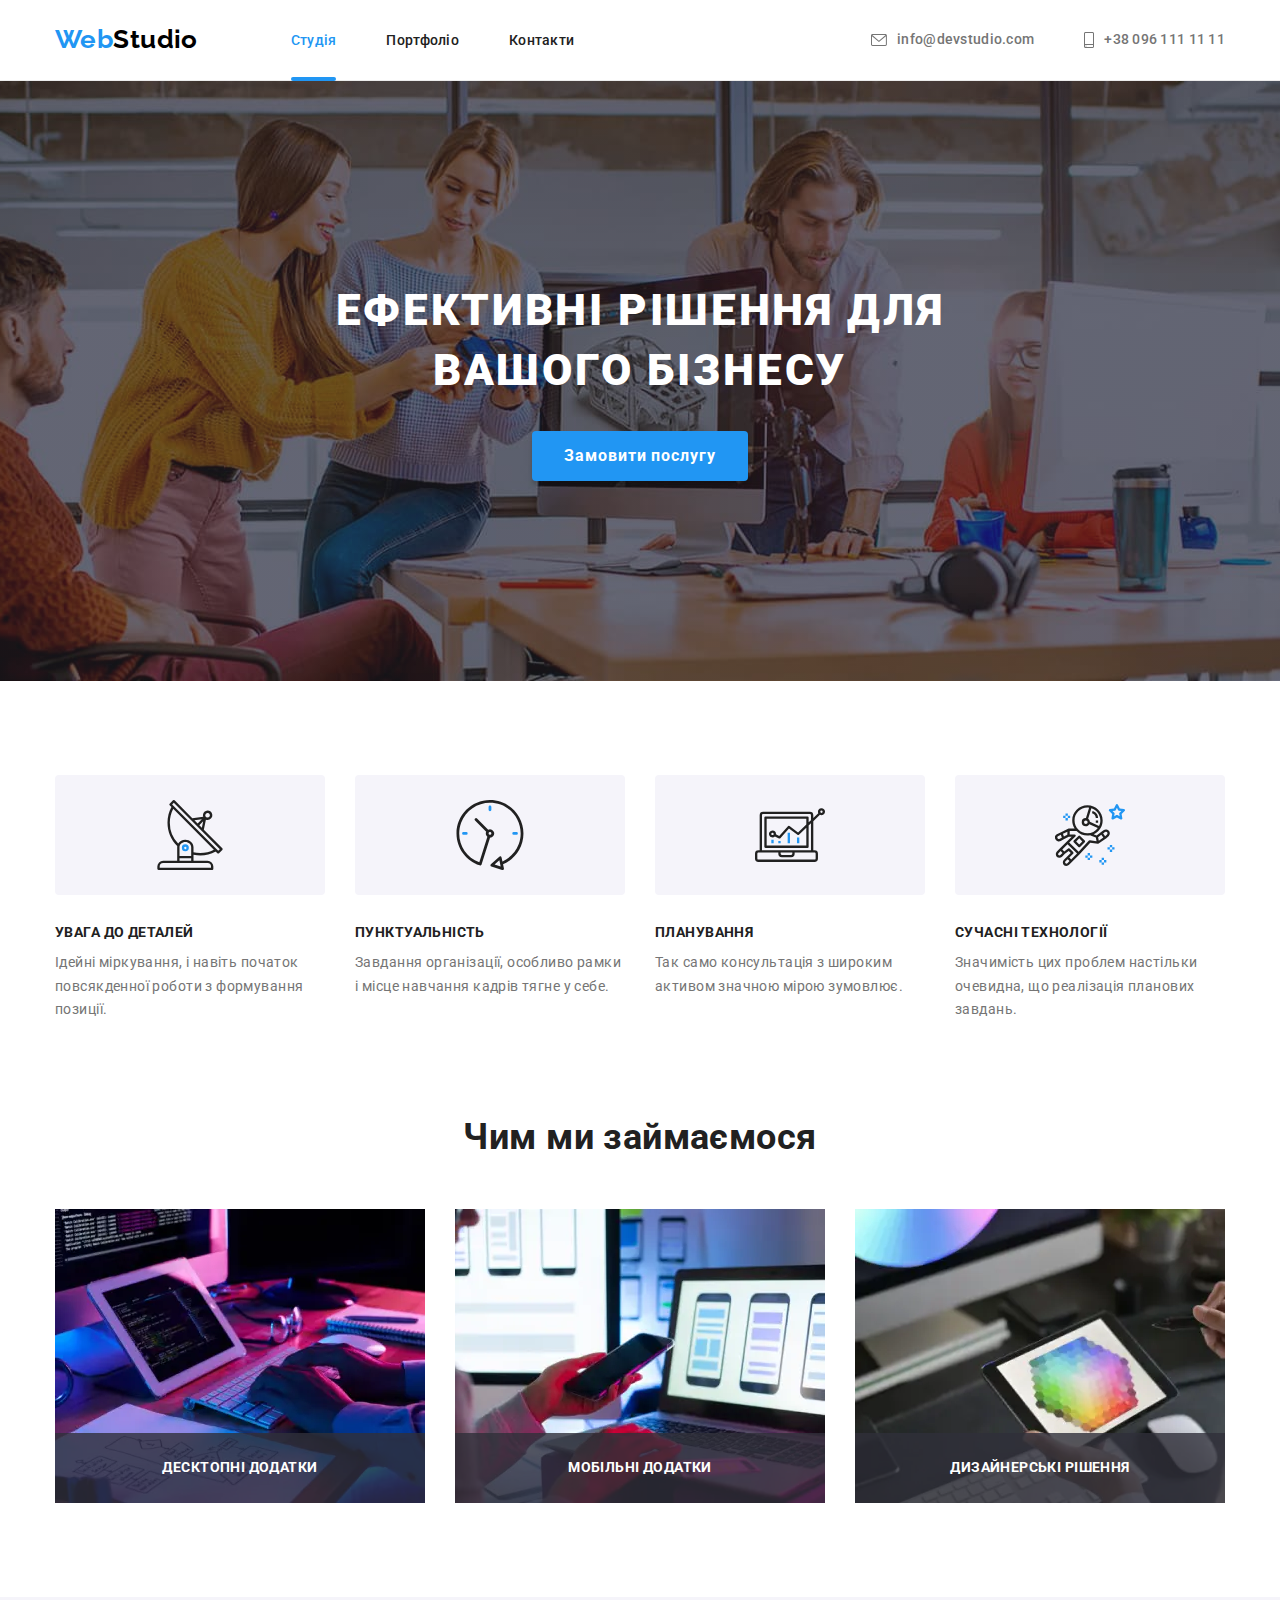
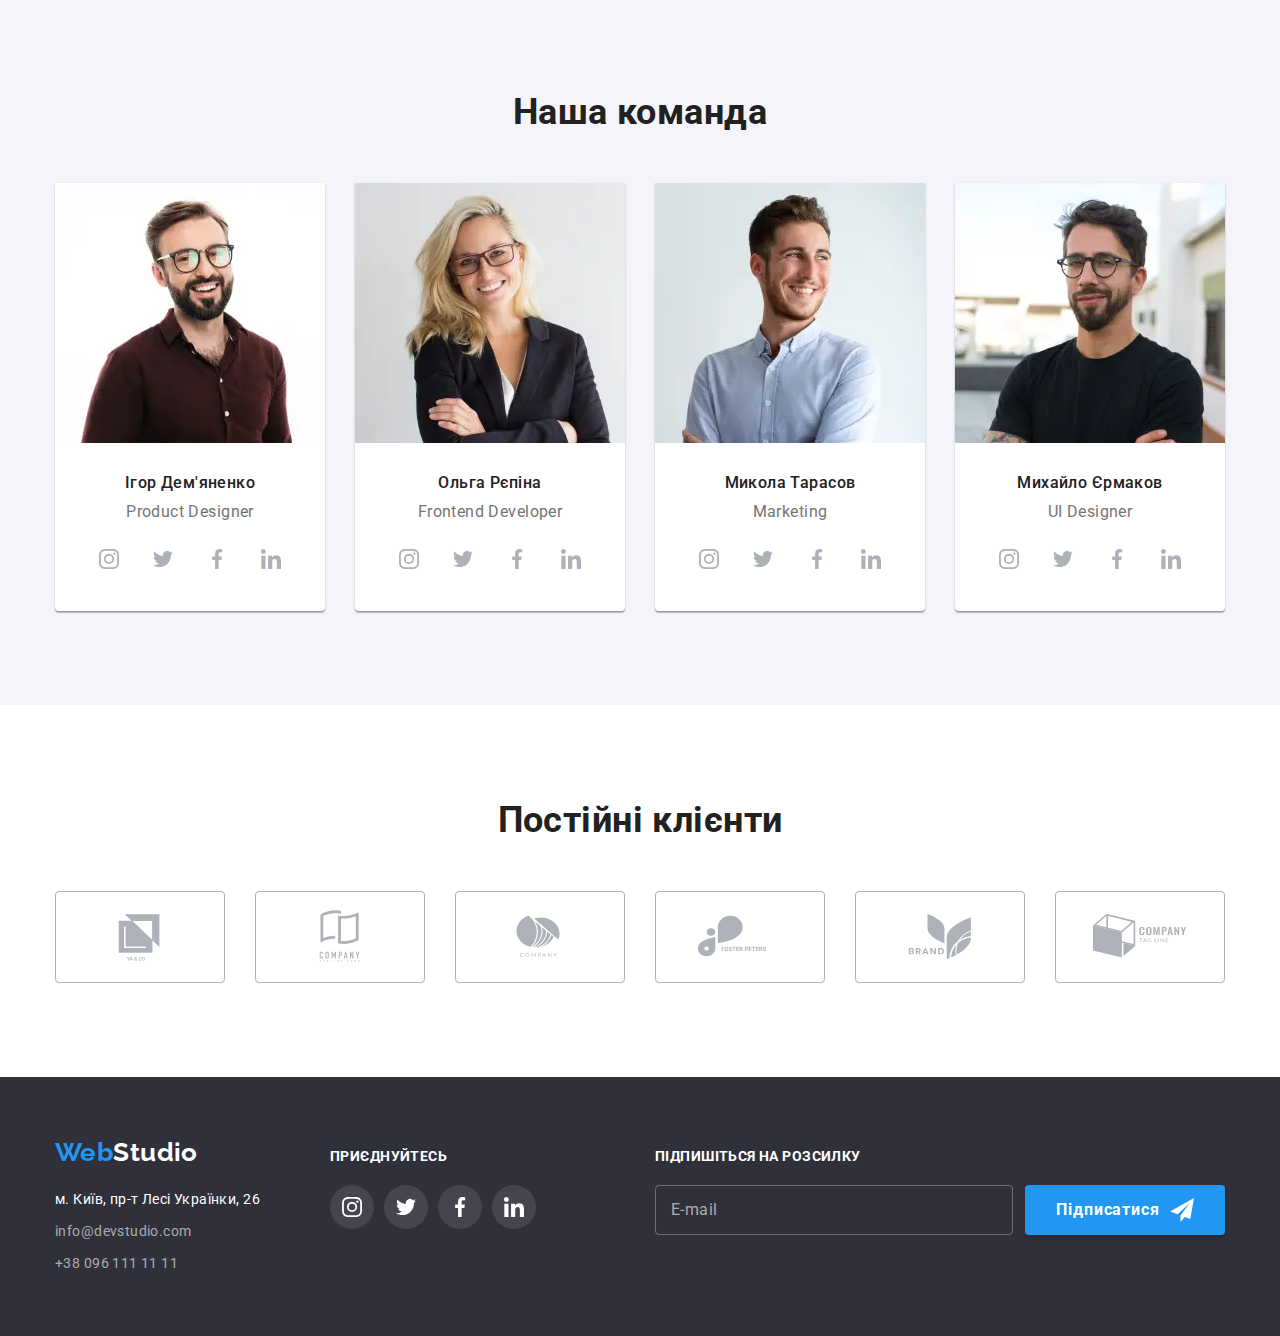
<file: index.html>
<!DOCTYPE html>
<html lang="uk">
  <head>
    <meta charset="UTF-8" />
    <meta http-equiv="X-UA-Compatible" content="IE=edge" />
    <meta name="viewport" content="width=device-width, initial-scale=1.0" />
    <title>WebStudio</title>

    <!-- Шрифти -->
    <link
      href="https://fonts.googleapis.com/css2?family=Raleway:wght@700&family=Roboto:wght@400;500;700;900&display=swap"
      rel="stylesheet"
    />

    <!-- Normalize -->
    <link
      rel="stylesheet"
      href="https://cdnjs.cloudflare.com/ajax/libs/modern-normalize/1.1.0/modern-normalize.css"
      integrity="sha512-Y0MM+V6ymRKN2zStTqzQ227DWhhp4Mzdo6gnlRnuaNCbc+YN/ZH0sBCLTM4M0oSy9c9VKiCvd4Jk44aCLrNS5Q=="
      crossorigin="anonymous"
      referrerpolicy="no-referrer"
    />

    <!-- Animation -->
    <link
      rel="stylesheet"
      href="https://cdnjs.cloudflare.com/ajax/libs/animate.css/4.1.1/animate.min.css"
    />

    <!-- styles -->
    <link rel="stylesheet" href="./css/main.min.css" />
  </head>
  <body>
    <!-- Шапка сайту -->

    <header class="page-header">
      <div class="page-header--container container">
        <nav class="navigation">
          <a
            class="logo page-header__logo link animate__animated animate__backInLeft"
            href="./index.html"
            >Web<span class="page-header__logo--black">Studio</span></a
          >
          <ul class="navigation__list list">
            <li class="navigation__item">
              <a class="navigation__link link navigation__link--current" href="./index.html"
                >Студія</a
              >
            </li>
            <li class="navigation__item">
              <a class="navigation__link link" href="./portfolio.html">Портфоліо</a>
            </li>
            <li class="navigation__item">
              <a class="navigation__link link" href="">Контакти</a>
            </li>
          </ul>
        </nav>

        <ul class="contacts list">
          <li class="contacts__item">
            <a class="contacts__link link contacts__link-tel" href="mailto:info@devstudio.com">
              <svg class="contacts__icon" width="16" height="12">
                <use href="./images/icons.svg#icon-envelope"></use></svg
              >info@devstudio.com</a
            >
          </li>
          <li class="contacts__item">
            <a class="contacts__link link contacts__link-mail" href="tel:80961111111"
              ><svg class="contacts__icon" width="10" height="16">
                <use href="./images/icons.svg#icon-smartphone"></use></svg
              >+38 096 111 11 11</a
            >
          </li>
        </ul>

        <!-- мобільне меню -->

        <button class="mobile-menu__btn-open" type="button" data-menu-open>
          <svg width="40" height="40">
            <use
              class="mobile-menu__btn-icon"
              aria-label="виклик меню навігації"
              href="./images/icons.svg#icon-menu"
            ></use>
          </svg>
        </button>

        <div class="mobile-menu__backdrop" data-menu>
          <div class="mobile-menu">
            <button type="button" class="mobile-menu__btn-close" data-menu-close>
              <svg width="40" height="40">
                <use class="mobile-menu__btn-icon" href="./images/icons.svg#icon-cross"></use>
              </svg>
            </button>

            <div>
              <ul class="mobile-navigation list">
                <li class="mobile-navigation__item">
                  <a
                    href="./index.html"
                    class="mobile-navigation__link link mobile-navigation__link--current"
                    >Студія</a
                  >
                </li>
                <li class="mobile-navigation__item">
                  <a href="./portfolio.html" class="mobile-navigation__link link">Портфоліо</a>
                </li>
                <li class="mobile-navigation__item">
                  <a href="" class="mobile-navigation__link link">Контакти</a>
                </li>
              </ul>
            </div>

            <div>
              <ul class="mobile-contacts list">
                <li class="mobile-contacts__item">
                  <a href="tel:80961111111" class="mobile-contacts__link-tel link"
                    >+38 096 111 11 11</a
                  >
                </li>
                <li class="mobile-contacts__item">
                  <a href="mailto:info@devstudio.com" class="mobile-contacts__link-mail link"
                    >info@devstudio.com</a
                  >
                </li>
              </ul>

              <ul class="mobile-socials list">
                <li class="mobile-socials__item">
                  <a href="" class="mobile-socials__link link">Instagram</a>
                </li>
                <li class="mobile-socials__item">
                  <a href="" class="mobile-socials__link link">Twitter</a>
                </li>
                <li class="mobile-socials__item">
                  <a href="" class="mobile-socials__link link">Facebook</a>
                </li>
                <li class="mobile-socials__item">
                  <a href="" class="mobile-socials__link link">LinkedIn</a>
                </li>
              </ul>
            </div>
          </div>
        </div>
      </div>
    </header>

    <main>
      <!-- Герой -->

      <section class="hero section">
        <div class="container hero--container">
          <h1 class="hero__title animate__animated animate__zoomIn animate__delay-2s">
            Ефективні рішення для вашого бізнесу
          </h1>
          <button type="button" class="hero__btn-order-service" data-modal-open>
            Замовити послугу
          </button>
        </div>
      </section>

      <!-- Наші переваги -->

      <section class="features section">
        <div class="container">
          <h2 class="visually-hidden">Наші переваги</h2>
          <ul class="features__list list">
            <li class="features__item">
              <div class="features__icon">
                <svg width="70" height="70">
                  <use href="./images/icons.svg#icon-antenna"></use>
                </svg>
              </div>

              <h3 class="features__title">Увага до деталей</h3>
              <p class="features__text">
                Ідейні міркування, і навіть початок повсякденної роботи з формування позиції.
              </p>
            </li>
            <li class="features__item">
              <div class="features__icon">
                <svg width="70" height="70">
                  <use href="./images/icons.svg#icon-clock"></use>
                </svg>
              </div>
              <h3 class="features__title">Пунктуальність</h3>
              <p class="features__text">
                Завдання організації, особливо рамки і місце навчання кадрів тягне у себе.
              </p>
            </li>
            <li class="features__item">
              <div class="features__icon">
                <svg width="70" height="70">
                  <use href="./images/icons.svg#icon-diagram"></use>
                </svg>
              </div>
              <h3 class="features__title">Планування</h3>
              <p class="features__text">
                Так само консультація з широким активом значною мірою зумовлює.
              </p>
            </li>
            <li class="features__item">
              <div class="features__icon">
                <svg width="70" height="70">
                  <use href="./images/icons.svg#icon-astronaut"></use>
                </svg>
              </div>
              <h3 class="features__title">Сучасні технології</h3>
              <p class="features__text">
                Значимість цих проблем настільки очевидна, що реалізація планових завдань.
              </p>
            </li>
          </ul>
        </div>
      </section>

      <!-- Чим ми займаємося -->

      <section class="work section">
        <div class="container">
          <h2 class="section__title work__title">Чим ми займаємося</h2>
          <ul class="work__list list">
            <li class="work__item">
              <div class="work__thumb">
                <picture>
                  <source
                    srcset="
                      ./images/webp/desktop/work/work-01.webp    1x,
                      ./images/webp/desktop/work/work-01@2x.webp 2x
                    "
                    type="image/webp"
                  />
                  <source
                    srcset="
                      ./images/jpeg/desktop/work/work-01.jpg    1x,
                      ./images/jpeg/desktop/work/work-01@2x.jpg 2x
                    "
                  />
                  <img
                    src="./images/jpeg/desktop/work/work-01.jpg"
                    alt="Розробка десктопних додатків"
                    width="370"
                    height="294"
                  />
                </picture>

                <h3 class="work__label">Десктопні додатки</h3>
              </div>
            </li>
            <li class="work__item">
              <div class="work__thumb">
                <picture>
                  <source
                    srcset="
                      ./images/webp/desktop/work/work-02.webp    1x,
                      ./images/webp/desktop/work/work-02@2x.webp 2x
                    "
                    type="image/webp"
                  />
                  <img
                    srcset="
                      ./images/jpeg/desktop/work/work-02.jpg    1x,
                      ./images/jpeg/desktop/work/work-02@2x.jpg 2x
                    "
                    src="./images/jpeg/desktop/work/work-02.jpg"
                    alt="Розробка десктопних додатків"
                    width="370"
                    height="294"
                  />
                </picture>
                <h3 class="work__label">Мобільні додатки</h3>
              </div>
            </li>
            <li class="work__item">
              <div class="work__thumb">
                <picture>
                  <source
                    srcset="
                      ./images/webp/desktop/work/work-03.webp    1x,
                      ./images/webp/desktop/work/work-03@2x.webp 2x
                    "
                    type="image/webp"
                  />
                  <img
                    srcset="
                      ./images/jpeg/desktop/work/work-03.jpg    1x,
                      ./images/jpeg/desktop/work/work-03@2x.jpg 2x
                    "
                    src="./images/jpeg/desktop/work/work-03.jpg"
                    alt="Розробка десктопних додатків"
                    width="370"
                    height="294"
                  />
                </picture>
                <h3 class="work__label">Дизайнерські рішення</h3>
              </div>
            </li>
          </ul>
        </div>
      </section>

      <!-- Наша команда -->

      <section class="team section">
        <div class="container">
          <h2 class="section__title">Наша команда</h2>
          <ul class="team__list list">
            <!-- працівник 1 -->
            <li class="team__member">
              <picture>
                <source
                  srcset="
                    ./images/webp/desktop/team-member/team-member-01.webp    1x,
                    ./images/webp/desktop/team-member/team-member-01@2x.webp 2x
                  "
                  type="image/webp"
                  media="(min-width: 1200px)" />
                <source
                  srcset="
                    ./images/jpeg/desktop/team-member/team-member-01.jpg    1x,
                    ./images/jpeg/desktop/team-member/team-member-01@2x.jpg 2x
                  "
                  media="(min-width: 1200px)" />
                <source
                  srcset="
                    ./images/webp/tablet/team-member/team-member-01.webp    1x,
                    ./images/webp/tablet/team-member/team-member-01@2x.webp 2x
                  "
                  type="image/webp"
                  media="(min-width: 768px)" />
                <source
                  srcset="
                    ./images/jpeg/tablet/team-member/team-member-01.jpg    1x,
                    ./images/jpeg/tablet/team-member/team-member-01@2x.jpg 2x
                  "
                  media="(min-width: 768px)" />
                <source
                  srcset="
                    ./images/webp/mobile/team-member/team-member-01.webp    1x,
                    ./images/webp/mobile/team-member/team-member-01@2x.webp 2x
                  "
                  type="image/webp" />
                <source
                  srcset="
                    ./images/jpeg/mobile/team-member/team-member-01.jpg    1x,
                    ./images/jpeg/mobile/team-member/team-member-01@2x.jpg 2x
                  " />

                <img src="images/jpeg/mobile/team-member/team-member-01.jpg" alt="Ігор Дем'яненко"
              /></picture>

              <div class="team__card-description">
                <h3 class="team__name">Ігор Дем'яненко</h3>
                <p class="team__position">Product Designer</p>

                <ul class="socials list">
                  <li class="socials__item">
                    <a href="#" class="socials__link socials__link--team link">
                      <svg class="socials__icon" width="20" height="20">
                        <use href="./images/icons.svg#icon-instagram"></use>
                      </svg>
                    </a>
                  </li>
                  <li class="socials__item">
                    <a href="" class="socials__link socials__link--team link">
                      <svg class="socials__icon" width="20" height="20">
                        <use href="./images/icons.svg#icon-twitter"></use>
                      </svg>
                    </a>
                  </li>
                  <li class="socials__item">
                    <a href="" class="socials__link socials__link--team link">
                      <svg class="socials__icon" width="20" height="20">
                        <use href="./images/icons.svg#icon-facebook"></use>
                      </svg>
                    </a>
                  </li>
                  <li class="socials__item">
                    <a href="" class="socials__link socials__link--team link">
                      <svg class="socials__icon" width="20" height="20">
                        <use href="./images/icons.svg#icon-linkedin"></use>
                      </svg>
                    </a>
                  </li>
                </ul>
              </div>
            </li>

            <!-- працівник 2 -->
            <li class="team__member">
              <picture>
                <source
                  srcset="
                    ./images/webp/desktop/team-member/team-member-02.webp    1x,
                    ./images/webp/desktop/team-member/team-member-02@2x.webp 2x
                  "
                  type="image/webp"
                  media="(min-width: 1200px)" />
                <source
                  srcset="
                    ./images/jpeg/desktop/team-member/team-member-02.jpg    1x,
                    ./images/jpeg/desktop/team-member/team-member-02@2x.jpg 2x
                  "
                  media="(min-width: 1200px)" />
                <source
                  srcset="
                    ./images/webp/tablet/team-member/team-member-02.webp    1x,
                    ./images/webp/tablet/team-member/team-member-02@2x.webp 2x
                  "
                  type="image/webp"
                  media="(min-width: 768px)" />
                <source
                  srcset="
                    ./images/jpeg/tablet/team-member/team-member-02.jpg    1x,
                    ./images/jpeg/tablet/team-member/team-member-02@2x.jpg 2x
                  "
                  media="(min-width: 768px)" />
                <source
                  srcset="
                    ./images/webp/mobile/team-member/team-member-02.webp    1x,
                    ./images/webp/mobile/team-member/team-member-02@2x.webp 2x
                  "
                  type="image/webp" />
                <source
                  srcset="
                    ./images/jpeg/mobile/team-member/team-member-02.jpg    1x,
                    ./images/jpeg/mobile/team-member/team-member-02@2x.jpg 2x
                  " />

                <img src="images/jpeg/mobile/team-member/team-member-02.jpg" alt="Ольга Рєпіна"
              /></picture>
              <div class="team__card-description">
                <h3 class="team__name">Ольга Рєпіна</h3>
                <p class="team__position">Frontend Developer</p>

                <ul class="socials list">
                  <li class="socials__item">
                    <a href="#" class="socials__link socials__link--team link">
                      <svg class="socials__icon" width="20" height="20">
                        <use href="./images/icons.svg#icon-instagram"></use>
                      </svg>
                    </a>
                  </li>
                  <li class="socials__item">
                    <a href="" class="socials__link socials__link--team link">
                      <svg class="socials__icon" width="20" height="20">
                        <use href="./images/icons.svg#icon-twitter"></use>
                      </svg>
                    </a>
                  </li>
                  <li class="socials__item">
                    <a href="" class="socials__link socials__link--team link">
                      <svg class="socials__icon" width="20" height="20">
                        <use href="./images/icons.svg#icon-facebook"></use>
                      </svg>
                    </a>
                  </li>
                  <li class="socials__item">
                    <a href="" class="socials__link socials__link--team link">
                      <svg class="socials__icon" width="20" height="20">
                        <use href="./images/icons.svg#icon-linkedin"></use>
                      </svg>
                    </a>
                  </li>
                </ul>
              </div>
            </li>

            <!-- Працівник 3 -->
            <li class="team__member">
              <picture>
                <source
                  srcset="
                    ./images/webp/desktop/team-member/team-member-03.webp    1x,
                    ./images/webp/desktop/team-member/team-member-03@2x.webp 2x
                  "
                  type="image/webp"
                  media="(min-width: 1200px)" />
                <source
                  srcset="
                    ./images/jpeg/desktop/team-member/team-member-03.jpg    1x,
                    ./images/jpeg/desktop/team-member/team-member-03@2x.jpg 2x
                  "
                  media="(min-width: 1200px)" />
                <source
                  srcset="
                    ./images/webp/tablet/team-member/team-member-03.webp    1x,
                    ./images/webp/tablet/team-member/team-member-03@2x.webp 2x
                  "
                  type="image/webp"
                  media="(min-width: 768px)" />
                <source
                  srcset="
                    ./images/jpeg/tablet/team-member/team-member-03.jpg    1x,
                    ./images/jpeg/tablet/team-member/team-member-03@2x.jpg 2x
                  "
                  media="(min-width: 768px)" />
                <source
                  srcset="
                    ./images/webp/mobile/team-member/team-member-03.webp    1x,
                    ./images/webp/mobile/team-member/team-member-03@2x.webp 2x
                  "
                  type="image/webp" />
                <source
                  srcset="
                    ./images/jpeg/mobile/team-member/team-member-03.jpg    1x,
                    ./images/jpeg/mobile/team-member/team-member-03@2x.jpg 2x
                  " />

                <img src="images/jpeg/mobile/team-member/team-member-03.jpg" alt="Микола Тарасов"
              /></picture>
              <div class="team__card-description">
                <h3 class="team__name">Микола Тарасов</h3>
                <p class="team__position">Marketing</p>

                <ul class="socials list">
                  <li class="socials__item">
                    <a href="#" class="socials__link socials__link--team link">
                      <svg class="socials__icon" width="20" height="20">
                        <use href="./images/icons.svg#icon-instagram"></use>
                      </svg>
                    </a>
                  </li>
                  <li class="socials__item">
                    <a href="" class="socials__link socials__link--team link">
                      <svg class="socials__icon" width="20" height="20">
                        <use href="./images/icons.svg#icon-twitter"></use>
                      </svg>
                    </a>
                  </li>
                  <li class="socials__item">
                    <a href="" class="socials__link socials__link--team link">
                      <svg class="socials__icon" width="20" height="20">
                        <use href="./images/icons.svg#icon-facebook"></use>
                      </svg>
                    </a>
                  </li>
                  <li class="socials__item">
                    <a href="" class="socials__link socials__link--team link">
                      <svg class="socials__icon" width="20" height="20">
                        <use href="./images/icons.svg#icon-linkedin"></use>
                      </svg>
                    </a>
                  </li>
                </ul>
              </div>
            </li>

            <!-- Працівник 4 -->
            <li class="team__member">
              <picture>
                <source
                  srcset="
                    ./images/webp/desktop/team-member/team-member-04.webp    1x,
                    ./images/webp/desktop/team-member/team-member-04@2x.webp 2x
                  "
                  type="image/webp"
                  media="(min-width: 1200px)" />
                <source
                  srcset="
                    ./images/jpeg/desktop/team-member/team-member-04.jpg    1x,
                    ./images/jpeg/desktop/team-member/team-member-04@2x.jpg 2x
                  "
                  media="(min-width: 1200px)" />
                <source
                  srcset="
                    ./images/webp/tablet/team-member/team-member-04.webp    1x,
                    ./images/webp/tablet/team-member/team-member-04@2x.webp 2x
                  "
                  type="image/webp"
                  media="(min-width: 768px)" />
                <source
                  srcset="
                    ./images/jpeg/tablet/team-member/team-member-04.jpg    1x,
                    ./images/jpeg/tablet/team-member/team-member-04@2x.jpg 2x
                  "
                  media="(min-width: 768px)" />
                <source
                  srcset="
                    ./images/webp/mobile/team-member/team-member-04.webp    1x,
                    ./images/webp/mobile/team-member/team-member-04@2x.webp 2x
                  "
                  type="image/webp" />
                <source
                  srcset="
                    ./images/jpeg/mobile/team-member/team-member-04.jpg    1x,
                    ./images/jpeg/mobile/team-member/team-member-04@2x.jpg 2x
                  " />
                <img src="images/jpeg/mobile/team-member/team-member-04.jpg" alt="Михайло Єрмаков"
              /></picture>

              <div class="team__card-description">
                <h3 class="team__name">Михайло Єрмаков</h3>
                <p class="team__position">UI Designer</p>

                <ul class="socials list">
                  <li class="socials__item">
                    <a href="#" class="socials__link socials__link--team link">
                      <svg class="socials__icon" width="20" height="20">
                        <use href="./images/icons.svg#icon-instagram"></use>
                      </svg>
                    </a>
                  </li>
                  <li class="socials__item">
                    <a href="" class="socials__link socials__link--team link">
                      <svg class="socials__icon" width="20" height="20">
                        <use href="./images/icons.svg#icon-twitter"></use>
                      </svg>
                    </a>
                  </li>
                  <li class="socials__item">
                    <a href="" class="socials__link socials__link--team link">
                      <svg class="socials__icon" width="20" height="20">
                        <use href="./images/icons.svg#icon-facebook"></use>
                      </svg>
                    </a>
                  </li>
                  <li class="socials__item">
                    <a href="" class="socials__link socials__link--team link">
                      <svg class="socials__icon" width="20" height="20">
                        <use href="./images/icons.svg#icon-linkedin"></use>
                      </svg>
                    </a>
                  </li>
                </ul>
              </div>
            </li>
          </ul>
        </div>
      </section>

      <!-- Постійні клієнти -->

      <section class="clients section">
        <div class="container">
          <h2 class="section__title">Постійні клієнти</h2>
          <ul class="clients__list list">
            <li class="clients__item">
              <a href="" class="clients__link link">
                <svg class="clients__icon" width="106" height="60">
                  <use href="./images/icons.svg#icon-logo-one"></use>
                </svg>
              </a>
            </li>
            <li class="clients__item">
              <a href="" class="clients__link link">
                <svg class="clients__icon" width="106" height="60">
                  <use href="./images/icons.svg#icon-logo-two"></use>
                </svg>
              </a>
            </li>
            <li class="clients__item">
              <a href="" class="clients__link link">
                <svg class="clients__icon" width="106" height="60">
                  <use href="./images/icons.svg#icon-logo-three"></use>
                </svg>
              </a>
            </li>
            <li class="clients__item">
              <a href="" class="clients__link link">
                <svg class="clients__icon" width="106" height="60">
                  <use href="./images/icons.svg#icon-logo-four"></use>
                </svg>
              </a>
            </li>
            <li class="clients__item">
              <a href="" class="clients__link link">
                <svg class="clients__icon" width="106" height="60">
                  <use href="./images/icons.svg#icon-logo-five"></use>
                </svg>
              </a>
            </li>
            <li class="clients__item">
              <a href="" class="clients__link link">
                <svg class="clients__icon" width="106" height="60">
                  <use href="./images/icons.svg#icon-logo-six"></use>
                </svg>
              </a>
            </li>
          </ul>
        </div>
      </section>
    </main>

    <!-- Футер -->
    <footer class="page-footer">
      <div class="container page-footer--container">
        <!-- Адреса та контакти -->
        <div class="address">
          <a class="logo page-footer__logo link" href="./index.html"
            >Web<span class="page-footer__logo--white">Studio</span></a
          >
          <address>
            <ul class="address__list list">
              <li class="address__item">
                <a
                  class="address__link address__link--coordinates link"
                  href="https://goo.gl/maps/CPtrU1FHBa2aNyZL9"
                  target="_blank"
                  rel="noopener noreferrer nofollow"
                  >м. Київ, пр-т Лесі Українки, 26</a
                >
              </li>
              <li class="address__item">
                <a
                  class="address__link address__link--contact link"
                  href="mailto::info@devstudio.com"
                  >info@devstudio.com</a
                >
              </li>
              <li class="address__item">
                <a class="address__link address__link--contact link" href="tel:380961111111"
                  >+38 096 111 11 11</a
                >
              </li>
            </ul>
          </address>
        </div>

        <!-- Соцмережі -->
        <div class="join page-footer__join--mobile">
          <p class="join__title">Приєднуйтесь</p>
          <ul class="socials list">
            <li class="socials__item">
              <a href="#" class="socials__link socials__link--join">
                <svg class="socials__icon socials__icon--join" width="20" height="20">
                  <use href="./images/icons.svg#icon-instagram"></use>
                </svg>
              </a>
            </li>
            <li class="socials__item">
              <a href="" class="socials__link socials__link--join">
                <svg class="socials__icon socials__icon--join" width="20" height="20">
                  <use href="./images/icons.svg#icon-twitter"></use>
                </svg>
              </a>
            </li>
            <li class="socials__item">
              <a href="" class="socials__link socials__link--join">
                <svg class="socials__icon socials__icon--join" width="20" height="20">
                  <use href="./images/icons.svg#icon-facebook"></use>
                </svg>
              </a>
            </li>
            <li class="socials__item">
              <a href="" class="socials__link socials__link--join">
                <svg class="socials__icon socials__icon--join" width="20" height="20">
                  <use href="./images/icons.svg#icon-linkedin"></use>
                </svg>
              </a>
            </li>
          </ul>
        </div>

        <!-- Підписка -->
        <form class="subscribe">
          <p class="subscribe__title">Підпишіться на розсилку</p>
          <div class="subscribe__container">
            <label>
              <input class="subscribe__email" type="email" name="user-email" placeholder="E-mail"
            /></label>
            <button class="subscribe__btn-submit" type="submit">
              Підписатися
              <svg class="subscribe__icon" width="24" height="24">
                <use href="./images/icons.svg#icon-send"></use>
              </svg>
            </button>
          </div>
        </form>
      </div>
    </footer>

    <!-- Модальне вікно -->

    <div class="backdrop is-hidden" data-modal>
      <div class="modal-window">
        <button class="modal-window__btn-close" data-modal-close>
          <svg class="modal-window__close-icon" width="18" height="18">
            <use href="./images/icons.svg#icon-close"></use>
          </svg>
        </button>

        <form class="form" autocomplete="off">
          <p class="form__title">Залиште свої дані, ми вам передзвонимо</p>

          <!-- введення імені -->
          <div class="form__field">
            <label for="name" class="form__label">Ім'я</label>
            <div class="form__position">
              <input
                class="form__input"
                type="text"
                name="client-name"
                id="name"
                pattern="[a-zA-Zа-яА-ЯіІЇєЄ' ]+"
                title="Іван Іванович"
                required
              />
              <svg class="form__icon" width="18" height="18">
                <use href="./images/icons.svg#icon-person"></use>
              </svg>
            </div>
          </div>

          <!-- введення телефону -->
          <div class="form__field">
            <label for="tel-number" class="form__label">Телефон</label>
            <div class="form__position">
              <input
                class="form__input"
                type="tel"
                name="client-tel-number"
                id="tel-number"
                pattern="[0-9]{10}"
                title="0991111111"
                required
              />
              <svg class="form__icon" width="18" height="18">
                <use href="./images/icons.svg#icon-phone"></use>
              </svg>
            </div>
          </div>

          <!-- введення пошти -->
          <div class="form__field">
            <label for="mail" class="form__label">Пошта</label>
            <div class="form__position">
              <input
                class="form__input"
                type="email"
                name="client-mail"
                id="mail"
                title="example@mail.com"
                required
              />
              <svg class="form__icon" width="18" height="18">
                <use href="./images/icons.svg#icon-email"></use>
              </svg>
            </div>
          </div>

          <!-- введення коментара -->
          <div class="form__message">
            <label for="message" class="form__label">Коментар</label>
            <textarea
              class="form__message-input"
              name="client-message"
              id="message"
              placeholder="Введіть текст"
            ></textarea>
          </div>

          <!-- підтвердження згоди -->

          <label class="form__accept">
            <input
              class="form__origin-checkbox visually-hidden"
              type="checkbox"
              name="accept"
              required
            />
            <svg class="form__custom-checkbox">
              <use class="form__accept-icon" href="./images/icons.svg#icon-check"></use>
            </svg>

            <span class="form__accept-text"
              >Погоджуюся з розсилкою та приймаю&nbsp;
              <a class="form__link" href="">Умови договору</a></span
            >
          </label>

          <button class="form__btn-submit" type="submit">Відправити</button>
        </form>
      </div>
    </div>

    <!-- СКРИПТИ -->
    <!-- Мобільне меню -->

    <script src="./js/mobile-menu.js"></script>
    <!-- "Замовити послугу" -->
    <script src="./js/modal.js"></script>
  </body>
</html>
</file>
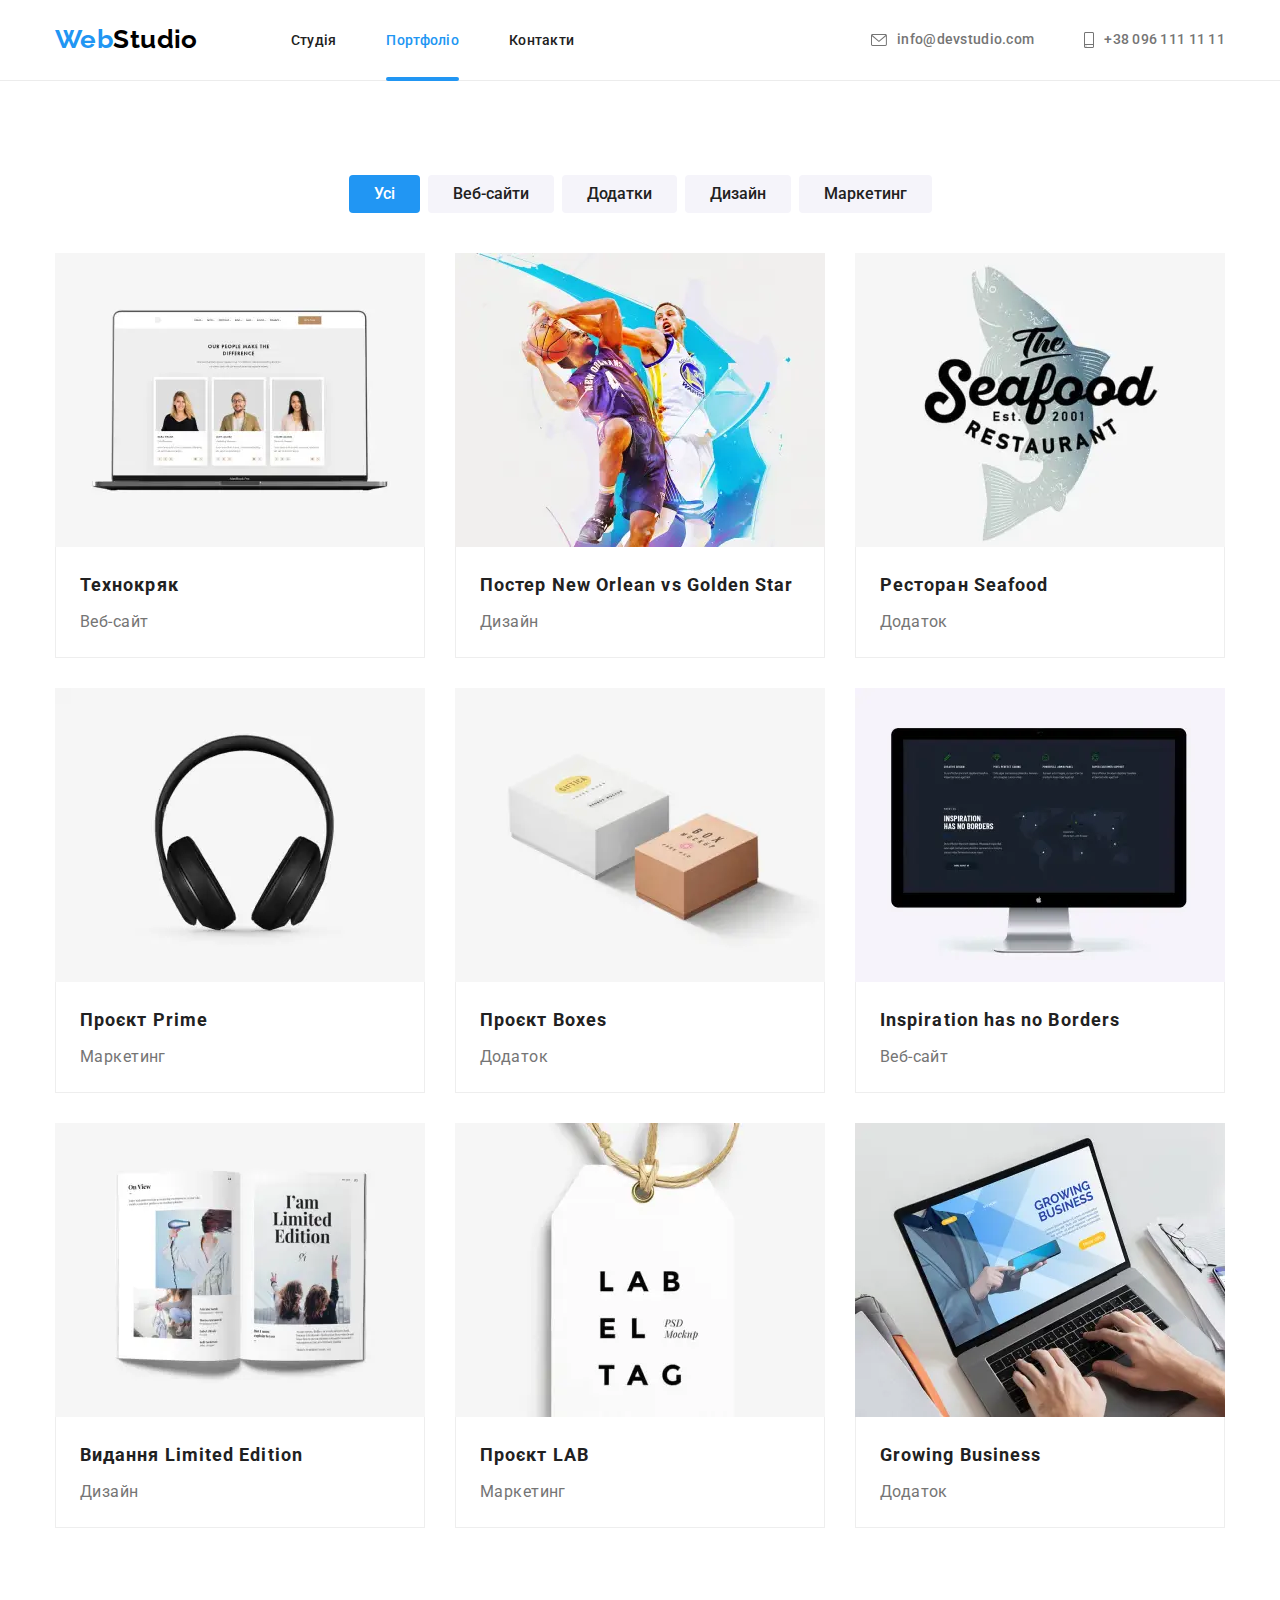
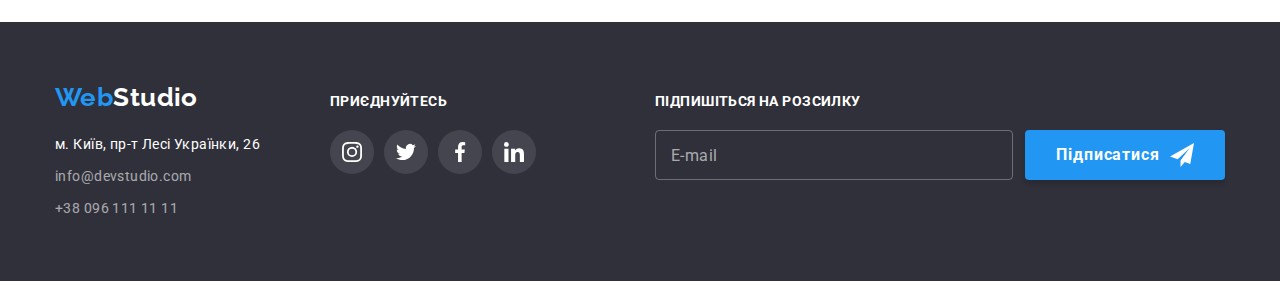
<file: portfolio.html>
<!DOCTYPE html>
<html lang="uk">
  <head>
    <meta charset="UTF-8" />
    <meta http-equiv="X-UA-Compatible" content="IE=edge" />
    <meta name="viewport" content="width=device-width, initial-scale=1.0" />
    <title>Portfolio</title>
    <!-- Шрифти -->
    <link
      href="https://fonts.googleapis.com/css2?family=Raleway:wght@700&family=Roboto:wght@400;500;700;900&display=swap"
      rel="stylesheet"
    />

    <!-- Normalize -->
    <link
      rel="stylesheet"
      href="https://cdnjs.cloudflare.com/ajax/libs/modern-normalize/1.1.0/modern-normalize.css"
      integrity="sha512-Y0MM+V6ymRKN2zStTqzQ227DWhhp4Mzdo6gnlRnuaNCbc+YN/ZH0sBCLTM4M0oSy9c9VKiCvd4Jk44aCLrNS5Q=="
      crossorigin="anonymous"
      referrerpolicy="no-referrer"
    />

    <!-- Animation -->
    <link
      rel="stylesheet"
      href="https://cdnjs.cloudflare.com/ajax/libs/animate.css/4.1.1/animate.min.css"
    />

    <!-- styles -->
    <link rel="stylesheet" href="./css/main.min.css" />
  </head>
  <body>
    <!-- Шапка сайту -->

    <header class="page-header">
      <div class="page-header--container container">
        <nav class="navigation">
          <a
            class="logo page-header__logo link animate__animated animate__backInLeft"
            href="./index.html"
            >Web<span class="page-header__logo--black">Studio</span></a
          >
          <ul class="navigation__list list">
            <li class="navigation__item">
              <a class="navigation__link link" href="./index.html">Студія</a>
            </li>
            <li class="navigation__item">
              <a class="navigation__link link navigation__link--current" href="./portfolio.html"
                >Портфоліо</a
              >
            </li>
            <li class="navigation__item">
              <a class="navigation__link link" href="">Контакти</a>
            </li>
          </ul>
        </nav>

        <ul class="contacts list">
          <li class="contacts__item">
            <a class="contacts__link link" href="mailto:info@devstudio.com">
              <svg class="contacts__icon" width="16" height="12">
                <use href="./images/icons.svg#icon-envelope"></use></svg
              >info@devstudio.com</a
            >
          </li>
          <li class="contacts__item">
            <a class="contacts__link link" href="tel:80961111111"
              ><svg class="contacts__icon" width="10" height="16">
                <use href="./images/icons.svg#icon-smartphone"></use></svg
              >+38 096 111 11 11</a
            >
          </li>
        </ul>

        <!-- мобільне меню -->

        <button class="mobile-menu__btn-open" type="button" data-menu-open>
          <svg width="40" height="40">
            <use
              class="mobile-menu__btn-icon"
              aria-label="виклик меню навігації"
              href="./images/icons.svg#icon-menu"
            ></use>
          </svg>
        </button>

        <div class="mobile-menu__backdrop" data-menu>
          <div class="mobile-menu">
            <button type="button" class="mobile-menu__btn-close" data-menu-close>
              <svg width="40" height="40">
                <use class="mobile-menu__btn-icon" href="./images/icons.svg#icon-cross"></use>
              </svg>
            </button>

            <div>
              <ul class="mobile-navigation list">
                <li class="mobile-navigation__item">
                  <a href="./index.html" class="mobile-navigation__link link">Студія</a>
                </li>
                <li class="mobile-navigation__item">
                  <a
                    href="./portfolio.html"
                    class="mobile-navigation__link link mobile-navigation__link--current"
                    >Портфоліо</a
                  >
                </li>
                <li class="mobile-navigation__item">
                  <a href="" class="mobile-navigation__link link">Контакти</a>
                </li>
              </ul>
            </div>

            <div>
              <ul class="mobile-contacts list">
                <li class="mobile-contacts__item">
                  <a href="tel:80961111111" class="mobile-contacts__link-tel link"
                    >+38 096 111 11 11</a
                  >
                </li>
                <li class="mobile-contacts__item">
                  <a href="mailto:info@devstudio.com" class="mobile-contacts__link-mail link"
                    >info@devstudio.com</a
                  >
                </li>
              </ul>

              <ul class="mobile-socials list">
                <li class="mobile-socials__item">
                  <a href="" class="mobile-socials__link link">Instagram</a>
                </li>
                <li class="mobile-socials__item">
                  <a href="" class="mobile-socials__link link">Twitter</a>
                </li>
                <li class="mobile-socials__item">
                  <a href="" class="mobile-socials__link link">Facebook</a>
                </li>
                <li class="mobile-socials__item">
                  <a href="" class="mobile-socials__link link">LinkedIn</a>
                </li>
              </ul>
            </div>
          </div>
        </div>
      </div>
    </header>

    <!-- Зразки робіт -->

    <main>
      <section class="portfolio section">
        <h1 class="visually-hidden">Портфоліо</h1>

        <!-- Фільтри -->

        <div class="container filters">
          <ul class="filters__list list">
            <li class="filters__item">
              <button class="filters__btn filters__btn--current" type="button">Усі</button>
            </li>
            <li class="filters__item">
              <button class="filters__btn" type="button">Веб-сайти</button>
            </li>
            <li class="filters__item">
              <button class="filters__btn" type="button">Додатки</button>
            </li>
            <li class="filters__item">
              <button class="filters__btn" type="button">Дизайн</button>
            </li>
            <li class="filters__item">
              <button class="filters__btn" type="button">Маркетинг</button>
            </li>
          </ul>
        </div>
        <!-- Зразки робіт -->
        <div class="container">
          <ul class="list grid">
            <!-- зразок 1 -->
            <li class="grid__item">
              <a class="product link product--growing" href="#">
                <div class="product__picture">
                  <picture>
                    <source
                      srcset="
                        ./images/webp/desktop/product/product-01.webp    1x,
                        ./images/webp/desktop/product/product-01@2x.webp 2x
                      "
                      type="image/webp"
                      media="(min-width: 1200px)" />
                    <source
                      srcset="
                        ./images/jpeg/desktop/product/product-01.jpg    1x,
                        ./images/jpeg/desktop/product/product-01@2x.jpg 2x
                      "
                      media="(min-width: 1200px)" />
                    <source
                      srcset="
                        ./images/webp/tablet/product/product-01.webp    1x,
                        ./images/webp/tablet/product/product-01@2x.webp 2x
                      "
                      type="image/webp"
                      media="(min-width: 768px)" />
                    <source
                      srcset="
                        ./images/jpeg/tablet/product/product-01.jpg    1x,
                        ./images/jpeg/tablet/product/product-01@2x.jpg 2x
                      "
                      media="(min-width: 768px)" />
                    <source
                      srcset="
                        ./images/webp/mobile/product/product-01.webp    1x,
                        ./images/webp/mobile/product/product-01@2x.webp 2x
                      "
                      type="image/webp" />
                    <source
                      srcset="
                        ./images/jpeg/mobile/product/product-01.jpg    1x,
                        ./images/jpeg/mobile/product/product-01@2x.jpg 2x
                      " />

                    <img
                      src="./images/jpeg/desktop/product/product-01.jpg"
                      alt="Ноутбук з відкритим сайтом"
                  /></picture>

                  <p class="product__description product__description--overlay">
                    Ресурс пропонує комплексні пропозиції з різним рівнем функціоналу та сервісів.
                    Все це дозволить відвідувачу отримати вичерпні відомості про компанію чи
                    приватну особу.
                  </p>
                </div>

                <div class="product__thumb product__thumb--growing">
                  <h3 class="product__name">Технокряк</h3>
                  <p class="product__type">Веб-сайт</p>
                </div>
              </a>
            </li>

            <!-- заразок 2 -->
            <li class="grid__item">
              <a class="product link" href="#"
                ><div class="product__picture">
                  <picture>
                    <source
                      srcset="
                        ./images/webp/desktop/product/product-02.webp    1x,
                        ./images/webp/desktop/product/product-02@2x.webp 2x
                      "
                      type="image/webp"
                      media="(min-width: 1200px)" />
                    <source
                      srcset="
                        ./images/jpeg/desktop/product/product-02.jpg    1x,
                        ./images/jpeg/desktop/product/product-02@2x.jpg 2x
                      "
                      media="(min-width: 1200px)" />
                    <source
                      srcset="
                        ./images/webp/tablet/product/product-02.webp    1x,
                        ./images/webp/tablet/product/product-02@2x.webp 2x
                      "
                      type="image/webp"
                      media="(min-width: 768px)" />
                    <source
                      srcset="
                        ./images/jpeg/tablet/product/product-02.jpg    1x,
                        ./images/jpeg/tablet/product/product-02@2x.jpg 2x
                      "
                      media="(min-width: 768px)" />
                    <source
                      srcset="
                        ./images/webp/mobile/product/product-02.webp    1x,
                        ./images/webp/mobile/product/product-02@2x.webp 2x
                      "
                      type="image/webp" />
                    <source
                      srcset="
                        ./images/jpeg/mobile/product/product-02.jpg    1x,
                        ./images/jpeg/mobile/product/product-02@2x.jpg 2x
                      " />

                    <img
                      src="./images/jpeg/desktop/product/product-02.jpg"
                      alt="Баскетболісти з м'ячем"
                  /></picture>
                  <p class="product__description product__description--overlay">
                    Lorem ipsum dolor sit amet consectetur adipisicing elit. Eveniet similique
                    blanditiis sint cupiditate exercitationem consequuntur consectetur adipisci
                    facilis accusamus quos quo laudantium consequatur sapiente tempora enim, eum ut
                    eaque. Delectus itaque officiis veritatis deleniti quasi odio, modi ipsam veniam
                    sequi iure soluta necessitatibus. Totam voluptatem, assumenda ea nihil itaque
                    quod.
                  </p>
                </div>
                <div class="product__thumb">
                  <h3 class="product__name">Постер New Orlean vs Golden Star</h3>
                  <p class="product__type">Дизайн</p>
                </div></a
              >
            </li>

            <!-- зразок 3 -->
            <li class="grid__item">
              <a class="product link" href="#"
                ><div class="product__picture">
                  <picture>
                    <source
                      srcset="
                        ./images/webp/desktop/product/product-03.webp    1x,
                        ./images/webp/desktop/product/product-03@2x.webp 2x
                      "
                      type="image/webp"
                      media="(min-width: 1200px)" />
                    <source
                      srcset="
                        ./images/jpeg/desktop/product/product-03.jpg    1x,
                        ./images/jpeg/desktop/product/product-03@2x.jpg 2x
                      "
                      media="(min-width: 1200px)" />
                    <source
                      srcset="
                        ./images/webp/tablet/product/product-03.webp    1x,
                        ./images/webp/tablet/product/product-03@2x.webp 2x
                      "
                      type="image/webp"
                      media="(min-width: 768px)" />
                    <source
                      srcset="
                        ./images/jpeg/tablet/product/product-03.jpg    1x,
                        ./images/jpeg/tablet/product/product-03@2x.jpg 2x
                      "
                      media="(min-width: 768px)" />
                    <source
                      srcset="
                        ./images/webp/mobile/product/product-03.webp    1x,
                        ./images/webp/mobile/product/product-03@2x.webp 2x
                      "
                      type="image/webp" />
                    <source
                      srcset="
                        ./images/jpeg/mobile/product/product-03.jpg    1x,
                        ./images/jpeg/mobile/product/product-03@2x.jpg 2x
                      " />

                    <img src="./images/jpeg/desktop/product/product-03.jpg" alt="Логотип ресторану"
                  /></picture>
                  <p class="product__description product__description--overlay">
                    Lorem ipsum dolor sit amet consectetur adipisicing elit. Earum repellat cumque
                    possimus beatae, aperiam nemo voluptatem corporis sint praesentium, minus
                    distinctio doloribus aut dicta laborum maxime sequi libero! Dicta, quis.
                  </p>
                </div>
                <div class="product__thumb">
                  <h3 class="product__name">Ресторан Seafood</h3>
                  <p class="product__type">Додаток</p>
                </div></a
              >
            </li>

            <!-- 4 -->
            <li class="grid__item">
              <a class="product link" href="#"
                ><div class="product__picture">
                  <picture>
                    <source
                      srcset="
                        ./images/webp/desktop/product/product-04.webp    1x,
                        ./images/webp/desktop/product/product-04@2x.webp 2x
                      "
                      type="image/webp"
                      media="(min-width: 1200px)" />
                    <source
                      srcset="
                        ./images/jpeg/desktop/product/product-04.jpg    1x,
                        ./images/jpeg/desktop/product/product-04@2x.jpg 2x
                      "
                      media="(min-width: 1200px)" />
                    <source
                      srcset="
                        ./images/webp/tablet/product/product-04.webp    1x,
                        ./images/webp/tablet/product/product-04@2x.webp 2x
                      "
                      type="image/webp"
                      media="(min-width: 768px)" />
                    <source
                      srcset="
                        ./images/jpeg/tablet/product/product-04.jpg    1x,
                        ./images/jpeg/tablet/product/product-04@2x.jpg 2x
                      "
                      media="(min-width: 768px)" />
                    <source
                      srcset="
                        ./images/webp/mobile/product/product-04.webp    1x,
                        ./images/webp/mobile/product/product-04@2x.webp 2x
                      "
                      type="image/webp" />
                    <source
                      srcset="
                        ./images/jpeg/mobile/product/product-04.jpg    1x,
                        ./images/jpeg/mobile/product/product-04@2x.jpg 2x
                      " />

                    <img src="./images/jpeg/desktop/product/product-04.jpg" alt="Навушники"
                  /></picture>
                  <p class="product__description product__description--overlay">
                    Lorem ipsum dolor sit amet consectetur adipisicing elit. Incidunt, nemo.
                  </p>
                </div>
                <div class="product__thumb">
                  <h3 class="product__name">Проєкт Prime</h3>
                  <p class="product__type">Маркетинг</p>
                </div></a
              >
            </li>
            <!-- 5 -->
            <li class="grid__item">
              <a class="product link" href="#"
                ><div class="product__picture">
                  <picture>
                    <source
                      srcset="
                        ./images/webp/desktop/product/product-05.webp    1x,
                        ./images/webp/desktop/product/product-05@2x.webp 2x
                      "
                      type="image/webp"
                      media="(min-width: 1200px)" />
                    <source
                      srcset="
                        ./images/jpeg/desktop/product/product-05.jpg    1x,
                        ./images/jpeg/desktop/product/product-05@2x.jpg 2x
                      "
                      media="(min-width: 1200px)" />
                    <source
                      srcset="
                        ./images/webp/tablet/product/product-05.webp    1x,
                        ./images/webp/tablet/product/product-05@2x.webp 2x
                      "
                      type="image/webp"
                      media="(min-width: 768px)" />
                    <source
                      srcset="
                        ./images/jpeg/tablet/product/product-05.jpg    1x,
                        ./images/jpeg/tablet/product/product-05@2x.jpg 2x
                      "
                      media="(min-width: 768px)" />
                    <source
                      srcset="
                        ./images/webp/mobile/product/product-05.webp    1x,
                        ./images/webp/mobile/product/product-05@2x.webp 2x
                      "
                      type="image/webp" />
                    <source
                      srcset="
                        ./images/jpeg/mobile/product/product-05.jpg    1x,
                        ./images/jpeg/mobile/product/product-05@2x.jpg 2x
                      " />

                    <img src="./images/jpeg/desktop/product/product-05.jpg" alt="Картонні коробки"
                  /></picture>
                  <p class="product__description product__description--overlay">
                    Lorem, ipsum dolor sit amet consectetur adipisicing elit. Nemo libero rerum,
                    illo ad sint natus repellat maxime at mollitia deserunt.
                  </p>
                </div>

                <div class="product__thumb">
                  <h3 class="product__name">Проєкт Boxes</h3>
                  <p class="product__type">Додаток</p>
                </div></a
              >
            </li>

            <!-- 6 -->
            <li class="grid__item">
              <a class="product link" href="#"
                ><div class="product__picture">
                  <picture>
                    <source
                      srcset="
                        ./images/webp/desktop/product/product-06.webp    1x,
                        ./images/webp/desktop/product/product-06@2x.webp 2x
                      "
                      type="image/webp"
                      media="(min-width: 1200px)" />
                    <source
                      srcset="
                        ./images/jpeg/desktop/product/product-06.jpg    1x,
                        ./images/jpeg/desktop/product/product-06@2x.jpg 2x
                      "
                      media="(min-width: 1200px)" />
                    <source
                      srcset="
                        ./images/webp/tablet/product/product-06.webp    1x,
                        ./images/webp/tablet/product/product-06@2x.webp 2x
                      "
                      type="image/webp"
                      media="(min-width: 768px)" />
                    <source
                      srcset="
                        ./images/jpeg/tablet/product/product-06.jpg    1x,
                        ./images/jpeg/tablet/product/product-06@2x.jpg 2x
                      "
                      media="(min-width: 768px)" />
                    <source
                      srcset="
                        ./images/webp/mobile/product/product-06.webp    1x,
                        ./images/webp/mobile/product/product-06@2x.webp 2x
                      "
                      type="image/webp" />
                    <source
                      srcset="
                        ./images/jpeg/mobile/product/product-06.jpg    1x,
                        ./images/jpeg/mobile/product/product-06@2x.jpg 2x
                      " />

                    <img
                      src="./images/jpeg/desktop/product/product-06.jpg"
                      alt="Монітор із відкритим сайтом"
                  /></picture>
                  <p class="product__description product__description--overlay">
                    Lorem ipsum dolor sit amet consectetur adipisicing elit. Maiores minus commodi
                    aliquam illo in distinctio molestias autem earum beatae sed cum sint
                    dignissimos, impedit animi!
                  </p>
                </div>
                <div class="product__thumb">
                  <h3 class="product__name">Inspiration has no Borders</h3>
                  <p class="product__type">Веб-сайт</p>
                </div></a
              >
            </li>

            <!-- 7 -->
            <li class="grid__item">
              <a class="product link" href="#"
                ><div class="product__picture">
                  <picture>
                    <source
                      srcset="
                        ./images/webp/desktop/product/product-07.webp    1x,
                        ./images/webp/desktop/product/product-07@2x.webp 2x
                      "
                      type="image/webp"
                      media="(min-width: 1200px)" />
                    <source
                      srcset="
                        ./images/jpeg/desktop/product/product-07.jpg    1x,
                        ./images/jpeg/desktop/product/product-07@2x.jpg 2x
                      "
                      media="(min-width: 1200px)" />
                    <source
                      srcset="
                        ./images/webp/tablet/product/product-07.webp    1x,
                        ./images/webp/tablet/product/product-07@2x.webp 2x
                      "
                      type="image/webp"
                      media="(min-width: 768px)" />
                    <source
                      srcset="
                        ./images/jpeg/tablet/product/product-07.jpg    1x,
                        ./images/jpeg/tablet/product/product-07@2x.jpg 2x
                      "
                      media="(min-width: 768px)" />
                    <source
                      srcset="
                        ./images/webp/mobile/product/product-07.webp    1x,
                        ./images/webp/mobile/product/product-07@2x.webp 2x
                      "
                      type="image/webp" />
                    <source
                      srcset="
                        ./images/jpeg/mobile/product/product-07.jpg    1x,
                        ./images/jpeg/mobile/product/product-07@2x.jpg 2x
                      " />

                    <img src="./images/jpeg/desktop/product/product-07.jpg" alt="Відкрита книга"
                  /></picture>
                  <p class="product__description product__description--overlay">
                    Lorem, ipsum dolor sit amet consectetur adipisicing elit. Blanditiis nam
                    corrupti aliquam sint laborum voluptates in, impedit tenetur repellendus.
                  </p>
                </div>
                <div class="product__thumb">
                  <h3 class="product__name">Видання Limited Edition</h3>
                  <p class="product__type">Дизайн</p>
                </div></a
              >
            </li>

            <!-- 8 -->
            <li class="grid__item">
              <a class="product link" href="#"
                ><div class="product__picture">
                  <picture>
                    <source
                      srcset="
                        ./images/webp/desktop/product/product-08.webp    1x,
                        ./images/webp/desktop/product/product-08@2x.webp 2x
                      "
                      type="image/webp"
                      media="(min-width: 1200px)" />
                    <source
                      srcset="
                        ./images/jpeg/desktop/product/product-08.jpg    1x,
                        ./images/jpeg/desktop/product/product-08@2x.jpg 2x
                      "
                      media="(min-width: 1200px)" />
                    <source
                      srcset="
                        ./images/webp/tablet/product/product-08.webp    1x,
                        ./images/webp/tablet/product/product-08@2x.webp 2x
                      "
                      type="image/webp"
                      media="(min-width: 768px)" />
                    <source
                      srcset="
                        ./images/jpeg/tablet/product/product-08.jpg    1x,
                        ./images/jpeg/tablet/product/product-08@2x.jpg 2x
                      "
                      media="(min-width: 768px)" />
                    <source
                      srcset="
                        ./images/webp/mobile/product/product-08.webp    1x,
                        ./images/webp/mobile/product/product-08@2x.webp 2x
                      "
                      type="image/webp" />
                    <source
                      srcset="
                        ./images/jpeg/mobile/product/product-08.jpg    1x,
                        ./images/jpeg/mobile/product/product-08@2x.jpg 2x
                      " />

                    <img src="./images/jpeg/desktop/product/product-08.jpg" alt="Маркувальна бірка"
                  /></picture>
                  <p class="product__description product__description--overlay">
                    Lorem ipsum dolor sit, amet consectetur adipisicing elit. Cum maiores veniam
                    autem accusamus sed eos nostrum tenetur, accusantium enim fuga quia, voluptatum
                    voluptatibus? Commodi, voluptate. Harum, tempore suscipit?
                  </p>
                </div>
                <div class="product__thumb">
                  <h3 class="product__name">Проєкт LAB</h3>
                  <p class="product__type">Маркетинг</p>
                </div></a
              >
            </li>

            <!-- 9 -->
            <li class="grid__item">
              <a class="product link" href="#"
                ><div class="product__picture">
                  <picture>
                    <source
                      srcset="
                        ./images/webp/desktop/product/product-09.webp    1x,
                        ./images/webp/desktop/product/product-09@2x.webp 2x
                      "
                      type="image/webp"
                      media="(min-width: 1200px)" />
                    <source
                      srcset="
                        ./images/jpeg/desktop/product/product-09.jpg    1x,
                        ./images/jpeg/desktop/product/product-09@2x.jpg 2x
                      "
                      media="(min-width: 1200px)" />
                    <source
                      srcset="
                        ./images/webp/tablet/product/product-09.webp    1x,
                        ./images/webp/tablet/product/product-09@2x.webp 2x
                      "
                      type="image/webp"
                      media="(min-width: 768px)" />
                    <source
                      srcset="
                        ./images/jpeg/tablet/product/product-09.jpg    1x,
                        ./images/jpeg/tablet/product/product-09@2x.jpg 2x
                      "
                      media="(min-width: 768px)" />
                    <source
                      srcset="
                        ./images/webp/mobile/product/product-09.webp    1x,
                        ./images/webp/mobile/product/product-09@2x.webp 2x
                      "
                      type="image/webp" />
                    <source
                      srcset="
                        ./images/jpeg/mobile/product/product-09.jpg    1x,
                        ./images/jpeg/mobile/product/product-09@2x.jpg 2x
                      " />

                    <img
                      src="./images/jpeg/desktop/product/product-09.jpg"
                      alt="Робота з ноутбуком"
                  /></picture>
                  <p class="product__description product__description--overlay">
                    Lorem ipsum dolor sit amet consectetur adipisicing elit. Maxime velit nam iure,
                    impedit, fuga eveniet inventore nesciunt harum provident eius, quae aspernatur.
                  </p>
                </div>
                <div class="product__thumb">
                  <h3 class="product__name">Growing Business</h3>
                  <p class="product__type">Додаток</p>
                </div></a
              >
            </li>
          </ul>
        </div>
      </section>
    </main>

    <!-- Футер -->
    <footer class="page-footer">
      <div class="container page-footer--container">
        <!-- Адреса та контакти -->
        <div class="address">
          <a class="logo page-footer__logo link" href="./index.html"
            >Web<span class="page-footer__logo--white">Studio</span></a
          >
          <address>
            <ul class="address__list list">
              <li class="address__item">
                <a
                  class="address__link address__link--coordinates link"
                  href="https://goo.gl/maps/CPtrU1FHBa2aNyZL9"
                  target="_blank"
                  rel="noopener noreferrer nofollow"
                  >м. Київ, пр-т Лесі Українки, 26</a
                >
              </li>
              <li class="address__item">
                <a
                  class="address__link address__link--contact link"
                  href="mailto::info@devstudio.com"
                  >info@devstudio.com</a
                >
              </li>
              <li class="address__item">
                <a class="address__link address__link--contact link" href="tel:380961111111"
                  >+38 096 111 11 11</a
                >
              </li>
            </ul>
          </address>
        </div>

        <!-- Соцмережі -->
        <div class="join page-footer__join--mobile">
          <p class="join__title">Приєднуйтесь</p>
          <ul class="socials list">
            <li class="socials__item">
              <a href="#" class="socials__link socials__link--join">
                <svg class="socials__icon socials__icon--join" width="20" height="20">
                  <use href="./images/icons.svg#icon-instagram"></use>
                </svg>
              </a>
            </li>
            <li class="socials__item">
              <a href="#" class="socials__link socials__link--join">
                <svg class="socials__icon socials__icon--join" width="20" height="20">
                  <use href="./images/icons.svg#icon-twitter"></use>
                </svg>
              </a>
            </li>
            <li class="socials__item">
              <a href="#" class="socials__link socials__link--join">
                <svg class="socials__icon socials__icon--join" width="20" height="20">
                  <use href="./images/icons.svg#icon-facebook"></use>
                </svg>
              </a>
            </li>
            <li class="socials__item">
              <a href="#" class="socials__link socials__link--join">
                <svg class="socials__icon socials__icon--join" width="20" height="20">
                  <use href="./images/icons.svg#icon-linkedin"></use>
                </svg>
              </a>
            </li>
          </ul>
        </div>

        <!-- Підписка -->
        <form class="subscribe">
          <p class="subscribe__title">Підпишіться на розсилку</p>
          <div class="subscribe__container">
            <label>
              <input class="subscribe__email" type="email" name="user-email" placeholder="E-mail"
            /></label>
            <button class="subscribe__btn-submit" type="submit">
              Підписатися
              <svg class="subscribe__icon" width="24" height="24">
                <use href="./images/icons.svg#icon-send"></use>
              </svg>
            </button>
          </div>
        </form>
      </div>
    </footer>

    <script src="./js/mobile-menu.js"></script>
  </body>
</html>
</file>
<file: css/main.min.css>
:root{--accent-color: #2196f3;--header-logo-studio-color: #000000;--footer-logo-studio-color: #ffffff;--primary-text-color: #757575;--secondary-text-color: #ffffff;--title-color: #212121;--icons-color: #afb1b8;--bg-features-icon-color: #f5f4fa;--bg-team-section-color: #f5f4fa;--filters-btn-bgcolor: #f5f4fa;--bg-team-card-color: #ffffff;--card-text-font-size: 16px;--transition-time-and-function: 250ms cubic-bezier(0.4, 0, 0.2, 1)}.visually-hidden{position:absolute;white-space:nowrap;width:1px;height:1px;overflow:hidden;border:0;padding:0;clip:rect(0 0 0 0);clip-path:inset(50%);margin:-1px}.subscribe__btn-submit,.hero__btn-order-service,.form__btn-submit,.filters__btn{border-radius:4px;cursor:pointer}body{color:var(--primary-text-color);font-family:"Roboto",sans-serif;font-size:14px;letter-spacing:.03em}img{display:block;max-width:100%;height:auto}h1,h2,h3,p{margin:0}button{padding:0;line-height:0;background-color:rgba(0,0,0,0);border:none}.list{margin-top:0;margin-bottom:0;padding-left:0;list-style:none}.link{text-decoration:none;color:var(--primary-text-color)}.section{padding-top:60px;padding-bottom:60px}@media screen and (min-width: 1200px){.section{padding-top:94px;padding-bottom:94px}}.container{width:100%;padding:0 15px}@media screen and (min-width: 480px){.container{margin-right:auto;margin-left:auto;width:480px}}@media screen and (min-width: 768px){.container{width:768px}}@media screen and (min-width: 1200px){.container{width:1200px}}.section__title{margin-bottom:30px;font-size:28px;line-height:1.18;text-align:center;color:var(--title-color)}@media screen and (min-width: 1200px){.section__title{margin-bottom:50px;font-size:36px;line-height:1.17}}.logo{display:inline-block;font-family:Raleway;font-weight:700;font-size:24px;line-height:1.17;color:var(--accent-color)}@media screen and (min-width: 1200px){.logo{font-size:26px;line-height:1.19}}@media screen and (min-width: 768px){.mobile-menu__backdrop{display:none}}.mobile-menu__backdrop{display:block;position:fixed;top:0;left:0;z-index:100;width:100%;height:100%;background-color:rgba(0,0,0,.2);visibility:hidden;opacity:0;pointer-events:none;transition:opacity 350ms cubic-bezier(0.4, 0, 0.2, 1),visibility 350ms cubic-bezier(0.4, 0, 0.2, 1)}.is-open{opacity:1;visibility:visible;pointer-events:auto}.mobile-menu{position:absolute;left:50%;top:50%;transform:translate(-50%, -50%);display:flex;flex-direction:column;justify-content:space-between;padding:48px 40px;width:100%;height:100%;background-color:#fff}.mobile-menu__btn-close{position:absolute;top:10px;right:15px}.mobile-menu__btn-icon{transition:fill var(--transition-time-and-function)}.mobile-menu__btn-close:hover .mobile-menu__btn-icon,.mobile-menu__btn-close:focus .mobile-menu__btn-icon{fill:var(--accent-color)}.mobile-navigation__item:not(:last-child){margin-bottom:32px}.mobile-navigation__link{font-weight:500;font-size:40px;line-height:47px;letter-spacing:.02em;color:var(--title-color)}.mobile-navigation__link:hover,.mobile-navigation__link:focus{color:var(--accent-color)}.mobile-navigation__link--current{color:var(--accent-color)}.mobile-contacts{margin-bottom:64px}.mobile-contacts__item:first-child{margin-bottom:32px}.mobile-contacts__link-tel{font-weight:500;font-size:34px;line-height:1.18;letter-spacing:.02em;color:var(--accent-color)}@media screen and (max-width: 380px){.mobile-contacts__link-tel{font-size:27px}}.mobile-contacts__link-mail{font-weight:500;font-size:24px;line-height:1.17;letter-spacing:.02em}.mobile-socials{display:flex;flex-wrap:wrap;gap:20px}.mobile-socials__item:not(:last-child){position:relative}.mobile-socials__item:not(:last-child)::after{position:absolute;top:0;right:-10px;content:"";display:block;width:1px;height:100%;background-color:var(--accent-color)}.mobile-socials__link{font-weight:500;font-size:18px;line-height:1.22;letter-spacing:.02em;color:var(--accent-color)}.socials{display:flex;justify-content:center;column-gap:10px}.socials__link{width:44px;height:44px;border-radius:50%;display:flex;align-items:center;justify-content:center;transition:background-color var(--transition-time-and-function)}.is-hidden{visibility:hidden;opacity:0;pointer-events:none;transform:scale(0, 0)}.backdrop{position:fixed;top:0;left:0;z-index:100;width:100%;height:100%;overflow-y:scroll;background-color:rgba(0,0,0,.2);transition:opacity 350ms cubic-bezier(0.4, 0, 0.2, 1),visibility 350ms cubic-bezier(0.4, 0, 0.2, 1),transform 350ms cubic-bezier(0.4, 0, 0.2, 1)}@media screen and (min-width: 480px){.backdrop{padding-left:15px;padding-right:15px}}.modal-window{position:absolute;left:50%;transform:translateX(-50%);top:10%;width:100%;padding:40px;background:#fff;border-radius:4px;box-shadow:0px 1px 3px rgba(0,0,0,.12),0px 1px 1px rgba(0,0,0,.14),0px 2px 1px rgba(0,0,0,.2)}@media screen and (min-width: 480px){.modal-window{width:450px}}@media screen and (min-width: 1200px){.modal-window{top:50%;transform:translate(-50%, -50%);width:528px}}.modal-window__btn-close{position:absolute;right:8px;top:8px;width:30px;height:30px;display:flex;justify-content:center;align-items:center;background:#fff;border:1px solid rgba(0,0,0,.1);border-radius:50%;cursor:pointer;transition:border-color var(--transition-time-and-function)}.modal-window__btn-close:hover,.modal-window__btn-close:focus{border-color:var(--accent-color)}.modal-window__close-icon{transition:fill var(--transition-time-and-function)}.modal-window__btn-close:hover .modal-window__close-icon,.modal-window__btn-close:focus .modal-window__close-icon{fill:var(--accent-color)}.filters__list{display:flex;flex-wrap:wrap;column-gap:8px;row-gap:20px;margin-bottom:40px;width:90%}@media screen and (min-width: 768px){.filters__list{justify-content:center;width:100%;row-gap:0}}.filters__btn{padding:6px 25px;font-weight:500;font-size:16px;line-height:1.62;transition:background-color var(--transition-time-and-function),color var(--transition-time-and-function),box-shadow var(--transition-time-and-function);background-color:var(--filters-btn-bgcolor);color:var(--title-color)}.filters__btn:hover,.filters__btn:focus{background-color:var(--accent-color);color:var(--secondary-text-color);box-shadow:0px 3px 1px rgba(0,0,0,.1),0px 1px 2px rgba(0,0,0,.08),0px 2px 2px rgba(0,0,0,.12)}.filters__btn--current{color:var(--secondary-text-color);background-color:var(--accent-color)}.form__title{margin-bottom:12px;font-weight:700;font-size:20px;line-height:1.5;text-align:center;color:var(--title-color)}@media screen and (min-width: 1200px){.form__title{line-height:1.15}}.form__field{margin-bottom:10px}.form__position{position:relative}.form__label{display:block;margin-bottom:4px;font-size:12px;line-height:1.17;letter-spacing:.01em}.form__input{width:100%;height:40px;padding-top:12px;padding-bottom:12px;padding-left:42px;border:1px solid rgba(33,33,33,.2);border-radius:4px;cursor:pointer;transition:border-color var(--transition-time-and-function)}.form__input:focus{outline:none;border-color:var(--accent-color)}.form__icon{position:absolute;top:50%;left:12px;transform:translateY(-50%);transition:fill var(--transition-time-and-function)}.form__input:focus+.form__icon{fill:var(--accent-color)}.form__message{margin-bottom:20px}.form__message-input{display:block;width:100%;height:120px;resize:none;padding:12px 16px;border:1px solid rgba(33,33,33,.2);border-radius:4px;cursor:pointer}.form__message-input::placeholder{font-weight:400;font-size:12px;line-height:1.17;letter-spacing:.01em;color:rgba(117,117,117,.5)}.form__message-input:focus{outline:none;border-color:var(--accent-color)}.form__message-input:focus::placeholder{color:rgba(33,150,243,.5)}.form__accept{display:flex;justify-content:center;align-items:center;margin-bottom:30px}.form__custom-checkbox{width:16px;height:15px;margin-right:7px;border:2px solid #212121;border-radius:2px;transition:border var(--transition-time-and-function),background-color var(--transition-time-and-function)}.form__origin-checkbox:checked+.form__custom-checkbox{border:2px solid var(--accent-color);background-color:var(--accent-color)}.form__origin-checkbox:focus+.form__custom-checkbox{box-shadow:0 0 0 2px rgba(33,150,243,.5)}.form__accept-icon{width:11px;height:8px;display:none}.form__origin-checkbox:checked+.form__custom-checkbox .form__accept-icon{display:block}.form__accept-text{line-height:1.71;color:var(--primary-text-color)}@media screen and (max-width: 1199px){.form__accept-text{font-size:12px;line-height:1.15}}.form__link{color:var(--accent-color)}.form__btn-submit{display:block;width:200px;height:50px;margin-left:auto;margin-right:auto;color:var(--secondary-text-color);background-color:var(--accent-color)}.page-header{border-bottom:1px solid #ececec}.page-header--container{display:flex;align-items:center;justify-content:space-between}.page-header__logo{padding-top:16px;padding-bottom:16px}@media screen and (min-width: 768px){.page-header__logo{padding-top:26px;padding-bottom:26px;margin-right:87px}}@media screen and (min-width: 1200px){.page-header__logo{padding-top:24px;padding-bottom:25px;margin-right:93px}}.page-header__logo--black{color:var(--header-logo-studio-color)}.mobile-menu__btn-icon{transition:fill var(--transition-time-and-function)}.mobile-menu__btn-open:hover .mobile-menu__btn-icon,.mobile-menu__btn-open:focus .mobile-menu__btn-icon{fill:var(--accent-color)}@media screen and (min-width: 768px){.mobile-menu__btn-open{display:none}}.navigation{display:flex;align-items:center}.navigation__list{display:none}.navigation__link{padding-top:32px;padding-bottom:32px;font-weight:500;line-height:1.14;letter-spacing:.02em;color:#212121;transition:color var(--transition-time-and-function)}.navigation__link:hover,.navigation__link:focus{color:var(--accent-color)}.navigation__link--current{position:relative;color:var(--accent-color)}.navigation__link--current::after{content:"";position:absolute;left:0;bottom:-1px;display:block;height:4px;width:100%;border-radius:2px;background-color:var(--accent-color)}@media screen and (min-width: 768px){.navigation__list{display:flex;align-items:center;justify-content:center;column-gap:50px}}.contacts{display:none}@media screen and (min-width: 768px){.contacts{display:block}.contacts__item:not(:last-child){margin-bottom:10px}.contacts__link-tel{padding-top:21px}.contacts__link-mail{padding-bottom:21px}}@media screen and (min-width: 1200px){.contacts{display:flex;margin-left:auto;column-gap:50px}.contacts__item:not(:last-child){margin-bottom:0}}.contacts__link{display:flex;align-items:center;font-size:12px;font-weight:500;line-height:1.14;letter-spacing:.02em;transition:color var(--transition-time-and-function)}.contacts__link:hover,.contacts__link:focus{color:var(--accent-color)}@media screen and (min-width: 1200px){.contacts__link{font-size:14px;padding-top:32px;padding-bottom:32px}}.contacts__icon{fill:currentColor;margin-right:10px}.hero{margin-right:auto;margin-left:auto;padding-top:118px;padding-bottom:118px;text-align:center;background-image:linear-gradient(rgba(47, 48, 58, 0.4), rgba(47, 48, 58, 0.4)),url("../images/jpeg/mobile/hero-mobile.jpg");background-repeat:no-repeat;background-position:center;background-size:cover;background-color:#c4c4c4}@media(min-device-pixel-ratio: 2),(min-resolution: 192dpi),(min-resolution: 2dppx){.hero{background-image:linear-gradient(rgba(47, 48, 58, 0.4), rgba(47, 48, 58, 0.4)),url("../images/jpeg/mobile/hero-mobile@2x.jpg")}}@media screen and (min-width: 768px){.hero{background-image:linear-gradient(rgba(47, 48, 58, 0.4), rgba(47, 48, 58, 0.4)),url("../images/jpeg/tablet/hero-tablet.jpg")}}@media screen and (min-width: 768px)and (min-device-pixel-ratio: 2),screen and (min-width: 768px)and (min-resolution: 192dpi),screen and (min-width: 768px)and (min-resolution: 2dppx){.hero{background-image:linear-gradient(rgba(47, 48, 58, 0.4), rgba(47, 48, 58, 0.4)),url("../images/jpeg/tablet/hero-tablet@2x.jpg")}}@media screen and (min-width: 1200px){.hero{padding-top:200px;padding-bottom:200px;max-width:1600px;background-image:linear-gradient(rgba(47, 48, 58, 0.4), rgba(47, 48, 58, 0.4)),url("../images/jpeg/desktop/hero-desktop.jpg")}}@media screen and (min-width: 1200px)and (min-device-pixel-ratio: 2),screen and (min-width: 1200px)and (min-resolution: 192dpi),screen and (min-width: 1200px)and (min-resolution: 2dppx){.hero{background-image:linear-gradient(rgba(47, 48, 58, 0.4), rgba(47, 48, 58, 0.4)),url("../images/jpeg/desktop/hero-desktop@2x.jpg")}}@media screen and (min-width: 768px){.hero--container{padding-right:150px;padding-left:150px}}@media screen and (min-width: 1200px){.hero--container{padding-right:200px;padding-left:200px}}.hero__title{margin-bottom:30px;font-weight:900;font-size:26px;line-height:1.62;letter-spacing:.06em;text-transform:uppercase;color:#fff}@media screen and (min-width: 1200px){.hero__title{font-size:44px;line-height:1.36}}.hero__btn-order-service{width:200px;height:50px;font-family:inherit;font-weight:700;font-size:16px;line-height:1.88;letter-spacing:.06em;color:var(--secondary-text-color);background-color:var(--accent-color);box-shadow:0px 4px 4px rgba(0,0,0,.15)}@media screen and (min-width: 1200px){.hero__btn-order-service{width:216px}}.hero__btn-order-service:active{background-color:#188ce8}.features__item:not(:last-child){margin-bottom:30px}@media screen and (min-width: 768px){.features__item:not(:last-child){margin-bottom:0}}.features__icon{display:flex;justify-content:center;align-items:center;height:120px;margin-bottom:30px;border-radius:4px;background-color:var(--bg-features-icon-color)}.features__title{margin-bottom:10px;font-size:inherit;line-height:1.14;text-align:center;text-transform:uppercase;color:var(--title-color)}@media screen and (min-width: 768px){.features__title{text-align:left}}.features__text{line-height:1.71}@media screen and (min-width: 768px){.features__list{display:flex;flex-wrap:wrap;gap:30px}.features__item{flex-basis:calc((100% - 30px)/2)}}@media screen and (min-width: 1200px){.features__item{flex-basis:calc((100% - 90px)/4)}}.work{display:none}@media screen and (min-width: 1200px){.work{display:block;padding-top:0}}.work__list{display:flex;flex-basis:calc((100% - 60px)/3);column-gap:30px}.work__thumb{position:relative}.work__label{position:absolute;bottom:0;left:0;width:100%;height:70px;display:flex;justify-content:center;align-items:center;background-color:rgba(47,48,58,.8);font-size:14px;line-height:1.14;text-transform:uppercase;color:var(--secondary-text-color)}.team{text-align:center;background-color:var(--bg-team-section-color)}.team__member{background-color:var(--bg-team-card-color);border-radius:0px 0px 4px 4px;box-shadow:0px 1px 3px rgba(0,0,0,.12),0px 1px 1px rgba(0,0,0,.14),0px 2px 1px rgba(0,0,0,.2)}.team__member:not(:last-child){margin-bottom:30px}@media screen and (min-width: 768px){.team__list{display:flex;flex-wrap:wrap;justify-content:center;gap:30px}.team__member{flex-basis:calc((100% - 30px)/2)}.team__member:not(:last-child){margin-bottom:0}}@media screen and (min-width: 1200px){.team__member{flex-basis:calc((100% - 90px)/4)}}.team__card-description{padding-top:30px;padding-bottom:24px}@media screen and (min-width: 1200px){.team__card-description{padding-bottom:30px}}.team__name{margin-bottom:10px;font-weight:500;color:var(--title-color)}.team__name,.team__position{font-size:var(--card-text-font-size);line-height:1.19}.team__position{margin-bottom:16px}.socials__link--team{background-color:#fff}.socials__link--team:hover,.socials__link--team:focus{background-color:var(--accent-color)}.socials__icon{transition:fill var(--transition-time-and-function);fill:var(--icons-color)}.socials__link:hover .socials__icon,.socials__link:focus .socials__icon{fill:#fff}.clients__list{display:flex;flex-wrap:wrap;gap:30px}.clients__item{flex-basis:calc((100% - 30px)/2)}@media screen and (min-width: 768px){.clients__item{flex-basis:calc((100% - 60px)/3)}}@media screen and (min-width: 1200px){.clients__item{flex-basis:calc((100% - 150px)/6)}}.clients__link{width:100%;height:92px;border:1px solid var(--icons-color);border-radius:4px;display:flex;justify-content:center;align-items:center;transition:border var(--transition-time-and-function),transform var(--transition-time-and-function)}.clients__link:hover,.clients__link:focus{border:1px solid var(--accent-color);transform:scale(1.2, 1.2)}.clients__icon{transition:fill var(--transition-time-and-function);fill:var(--icons-color)}.clients__link:hover .clients__icon,.clients__link:focus .clients__icon{fill:var(--accent-color)}.grid__item{background-color:#fff}.grid__item:not(:last-child){margin-bottom:30px}@media screen and (min-width: 768px){.grid{display:flex;flex-wrap:wrap;gap:30px}.grid__item{flex-basis:calc((100% - 30px)/2)}.grid__item:not(:last-child){margin-bottom:0}.product--growing{display:flex;flex-direction:column;height:100%}.product__thumb--growing{flex-grow:1}}@media screen and (min-width: 1200px){.grid__item{flex-basis:calc((100% - 60px)/3)}}.product{transition:box-shadow var(--transition-time-and-function)}.product:hover,.product:focus{box-shadow:0px 1px 1px rgba(0,0,0,.12),0px 4px 4px rgba(0,0,0,.06),1px 4px 6px rgba(0,0,0,.16)}.product__picture{position:relative;overflow:hidden}.product__description{font-size:18px;line-height:1.56;letter-spacing:.03em;color:#fff}.product__description--overlay{position:absolute;top:0;left:0;overflow:auto;width:100%;height:100%;padding:63px 24px;transform:translateY(101%);transition:transform var(--transition-time-and-function);background-color:rgba(33,150,243,.9)}.product:hover .product__description--overlay,.product:focus .product__description--overlay{transform:translateY(0)}.product__thumb{padding:20px 24px;border:1px solid #eee;border-top:none}.product__name{margin-bottom:4px;font-size:18px;line-height:2;letter-spacing:.06em;color:var(--title-color)}.product__type{font-size:var(--card-text-font-size);line-height:1.88}.page-footer{padding-top:60px;padding-bottom:60px;text-align:center;background-color:#2f303a}@media screen and (min-width: 1200px){.page-footer{text-align:left}}@media screen and (min-width: 768px){.page-footer--container{display:flex;flex-wrap:wrap;align-items:baseline;justify-content:space-around}}@media screen and (min-width: 1200px){.page-footer--container{justify-content:flex-start}}.address{margin-bottom:60px}@media screen and (min-width: 1200px){.address{margin-bottom:0;margin-right:70px}}.page-footer__logo{margin-bottom:20px}.page-footer__logo--white{color:var(--footer-logo-studio-color)}.address__item:not(:last-child){margin-bottom:8px}.address__link{line-height:1.71;font-style:normal}.address__link--coordinates{color:var(--secondary-text-color)}.address__link--contact{transition:color var(--transition-time-and-function);color:rgba(255,255,255,.6)}.address__link--contact:hover,.address__link--contact:focus{color:var(--accent-color)}.join{margin-bottom:60px}@media screen and (min-width: 768px){.join{margin-bottom:0}}.join__title{margin-bottom:20px;font-weight:700;line-height:1.14;text-transform:uppercase;color:#fff}.socials__link--join{background-color:rgba(255,255,255,.1)}.socials__link--join:hover,.socials__link--join:focus{background-color:var(--accent-color)}.socials__icon--join{fill:#fff}@media screen and (min-width: 1200px){.subscribe__container{display:flex}.subscribe{margin-left:auto}}.subscribe__title{display:block;margin-bottom:20px;font-weight:700;line-height:1.14;text-transform:uppercase;color:var(--secondary-text-color)}.subscribe__email{width:100%;max-width:450px;margin-bottom:20px;height:50px;padding:16px 15px;border:1px solid rgba(255,255,255,.3);background-color:var(--bg-footer-color);border-radius:4px;font-size:16px;line-height:1.25;letter-spacing:.03em;color:var(--secondary-text-color)}.subscribe__email::placeholder{color:rgba(255,255,255,.6)}@media screen and (min-width: 768px){.subscribe__email{width:450px}}@media screen and (min-width: 1200px){.subscribe__email{width:358px;margin-bottom:0;margin-right:12px}}.subscribe__btn-submit{display:flex;align-items:center;justify-content:center;margin-left:auto;margin-right:auto;width:200px;height:50px;padding:0;font-weight:700;font-size:16px;line-height:1.88;letter-spacing:.06em;text-align:center;color:#fff;background-color:var(--accent-color);box-shadow:0px 4px 4px rgba(0,0,0,.15)}.subscribe__btn-submit .subscribe__icon{margin-left:10px;fill:currentColor}@media screen and (min-width: 1200px){.subscribe__btn-submit{margin-left:0;margin-right:0}}/*# sourceMappingURL=main.min.css.map */
</file>
